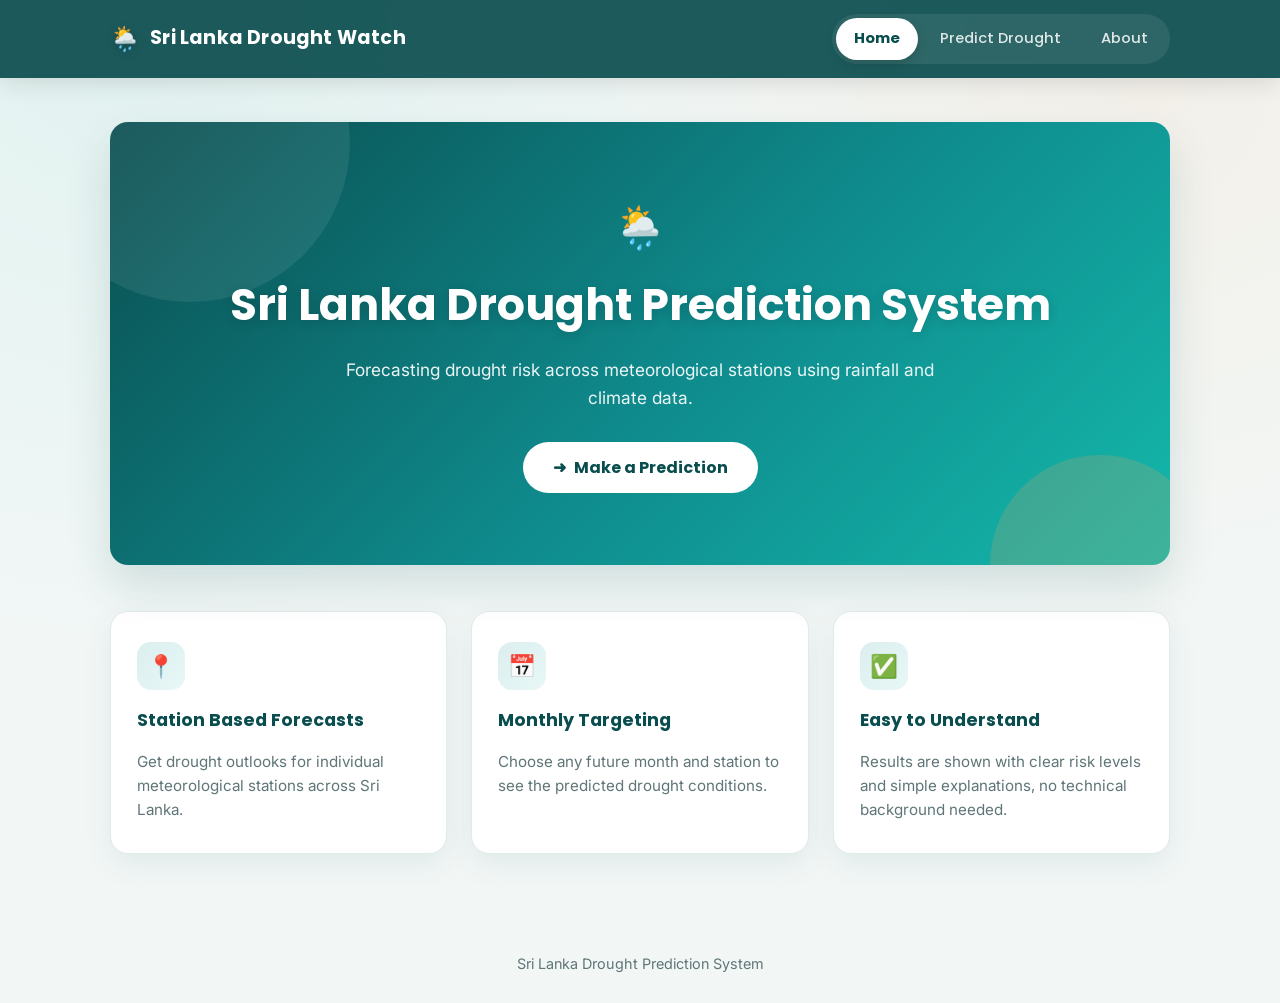
<file: web/index.html>
<!DOCTYPE html>
<html lang="en">
<head>
  <meta charset="UTF-8" />
  <meta name="viewport" content="width=device-width, initial-scale=1.0" />
  <title>Sri Lanka Drought Watch</title>
  <link rel="icon" href="data:,">
  <link rel="preconnect" href="https://fonts.googleapis.com">
  <link rel="preconnect" href="https://fonts.gstatic.com" crossorigin>
  <link href="https://fonts.googleapis.com/css2?family=Inter:wght@400;500;600;700&family=Poppins:wght@600;700&display=swap" rel="stylesheet">
  <link rel="stylesheet" href="style.css" />
</head>
<body>
  <header class="site-header">
    <div class="nav-wrap">
      <a class="brand" href="index.html">
        <span class="brand-icon">🌦️</span>
        <span>Sri Lanka Drought Watch</span>
      </a>
      <nav class="main-nav">
        <a href="index.html">Home</a>
        <a href="predict.html">Predict Drought</a>
        <a href="about.html">About</a>
      </nav>
    </div>
  </header>

  <main>
    <section class="hero">
      <span class="hero-icon">🌦️</span>
      <h1>Sri Lanka Drought Prediction System</h1>
      <p>
        Forecasting drought risk across meteorological stations using rainfall and climate data.
      </p>
      <a class="btn" href="predict.html">
        <span>➜</span>
        <span>Make a Prediction</span>
      </a>
    </section>

    <section class="card-grid">
      <div class="card">
        <div class="card-icon">📍</div>
        <h3>Station Based Forecasts</h3>
        <p>
          Get drought outlooks for individual meteorological stations across Sri Lanka.
        </p>
      </div>
      <div class="card">
        <div class="card-icon">📅</div>
        <h3>Monthly Targeting</h3>
        <p>
          Choose any future month and station to see the predicted drought conditions.
        </p>
      </div>
      <div class="card">
        <div class="card-icon">✅</div>
        <h3>Easy to Understand</h3>
        <p>
          Results are shown with clear risk levels and simple explanations, no technical background needed.
        </p>
      </div>
    </section>
  </main>

  <footer class="site-footer">
    <span>Sri Lanka Drought Prediction System</span>
  </footer>

  <script src="script.js"></script>
</body>
</html>
</file>
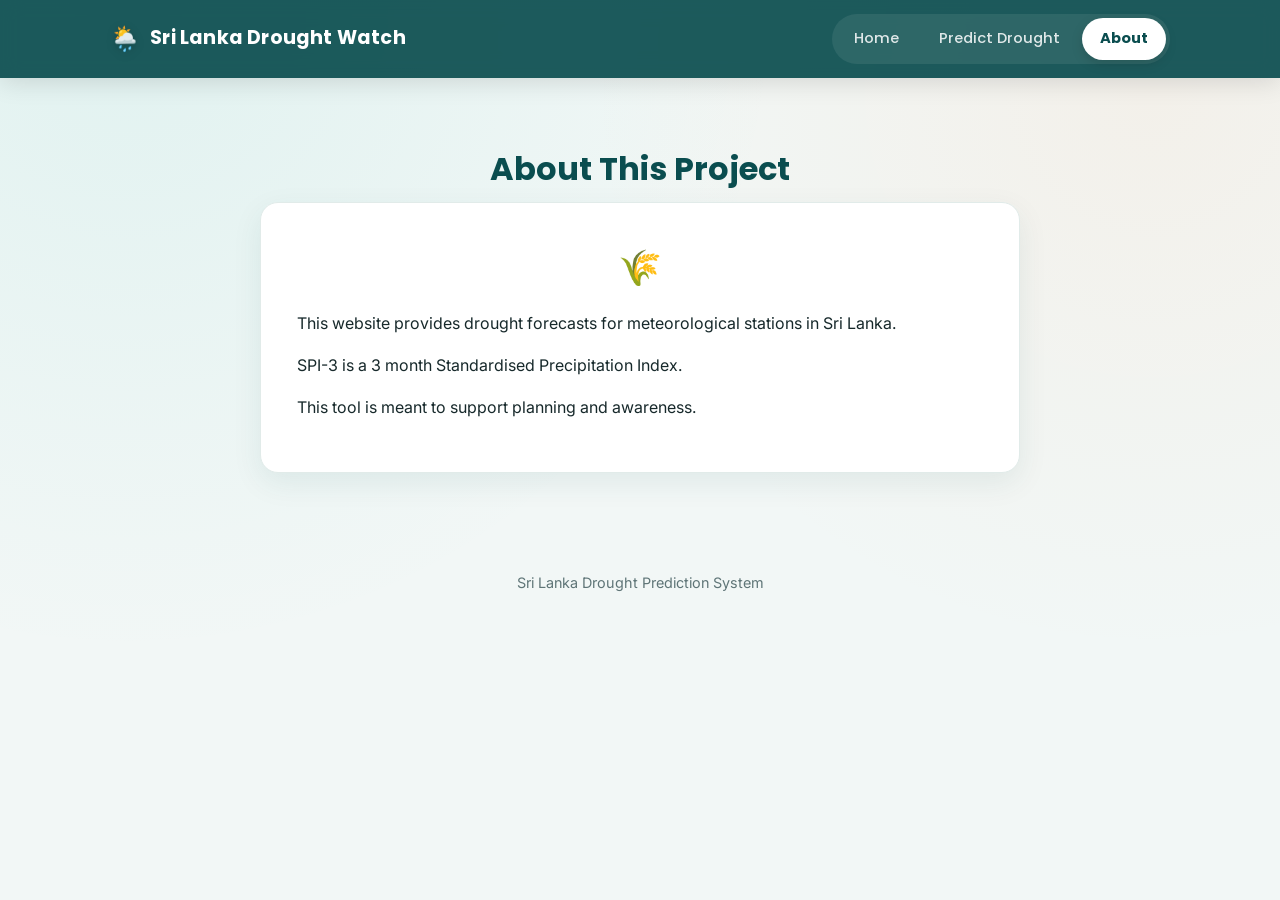
<file: web/about.html>
<!DOCTYPE html>
<html lang="en">
<head>
  <meta charset="UTF-8" />
  <meta name="viewport" content="width=device-width, initial-scale=1.0" />
  <title>About - Sri Lanka Drought Watch</title>
  <link rel="icon" href="data:,">
  <link rel="preconnect" href="https://fonts.googleapis.com">
  <link rel="preconnect" href="https://fonts.gstatic.com" crossorigin>
  <link href="https://fonts.googleapis.com/css2?family=Inter:wght@400;500;600;700&family=Poppins:wght@600;700&display=swap" rel="stylesheet">
  <link rel="stylesheet" href="style.css" />
</head>
<body>
  <header class="site-header">
    <div class="nav-wrap">
      <a class="brand" href="index.html">
        <span class="brand-icon">🌦️</span>
        <span>Sri Lanka Drought Watch</span>
      </a>
      <nav class="main-nav">
        <a href="index.html">Home</a>
        <a href="predict.html">Predict Drought</a>
        <a href="about.html">About</a>
      </nav>
    </div>
  </header>

  <main>
    <h1 class="page-title">About This Project</h1>

    <section class="about-panel">
      <span class="about-icon">🌾</span>
      <p>
        This website provides drought forecasts for meteorological stations in Sri Lanka.
      </p>
      <p>
        SPI-3 is a 3 month Standardised Precipitation Index.
      </p>
      <p>
        This tool is meant to support planning and awareness.
      </p>
    </section>
  </main>

  <footer class="site-footer">
    <span>Sri Lanka Drought Prediction System</span>
  </footer>

  <script src="script.js"></script>
</body>
</html>
</file>
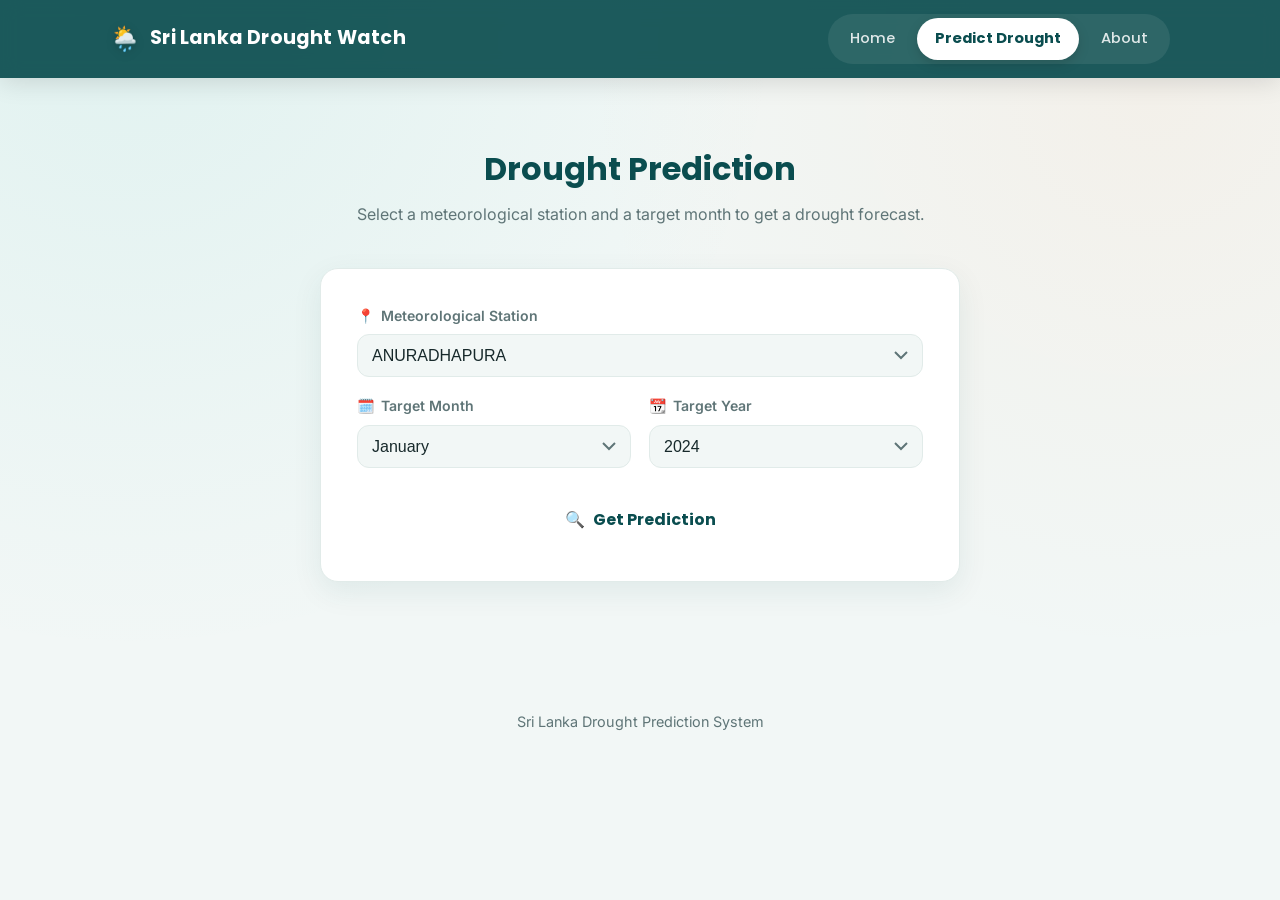
<file: web/predict.html>
<!DOCTYPE html>
<html lang="en">
<head>
  <meta charset="UTF-8" />
  <meta name="viewport" content="width=device-width, initial-scale=1.0" />
  <title>Predict - Sri Lanka Drought Watch</title>
  <link rel="icon" href="data:,">
  <link rel="preconnect" href="https://fonts.googleapis.com">
  <link rel="preconnect" href="https://fonts.gstatic.com" crossorigin>
  <link href="https://fonts.googleapis.com/css2?family=Inter:wght@400;500;600;700&family=Poppins:wght@600;700&display=swap" rel="stylesheet">
  <link rel="stylesheet" href="style.css" />
</head>
<body>
  <header class="site-header">
    <div class="nav-wrap">
      <a class="brand" href="index.html">
        <span class="brand-icon">🌦️</span>
        <span>Sri Lanka Drought Watch</span>
      </a>
      <nav class="main-nav">
        <a href="index.html">Home</a>
        <a href="predict.html">Predict Drought</a>
        <a href="about.html">About</a>
      </nav>
    </div>
  </header>

  <main>
    <h1 class="page-title">Drought Prediction</h1>
    <p class="page-subtitle">
      Select a meteorological station and a target month to get a drought forecast.
    </p>

    <section class="predict-panel">
      <form id="predict-form">
        <div class="form-grid">
          <div class="form-field full">
            <label for="station-select"><span>📍</span><span>Meteorological Station</span></label>
            <select id="station-select" required></select>
          </div>

          <div class="form-field">
            <label for="month-select"><span>🗓️</span><span>Target Month</span></label>
            <select id="month-select" required></select>
          </div>

          <div class="form-field">
            <label for="year-select"><span>📆</span><span>Target Year</span></label>
            <select id="year-select" required></select>
          </div>
        </div>

        <div class="form-actions">
          <button type="submit" class="btn" id="predict-btn">
            <span class="spinner"></span>
            <span>🔍</span>
            <span>Get Prediction</span>
          </button>
        </div>
      </form>

      <p id="status-msg" class="status-msg hidden"></p>
    </section>

    <section id="result-section" class="result-card hidden">
      <h2>Prediction Result</h2>

      <div class="result-header">
        <div>
          <div class="station-name"><span>📍</span><span id="result-station">-</span></div>
          <div class="target-month" id="result-month">-</div>
        </div>
        <div id="result-risk-badge" class="risk-badge">-</div>
      </div>

      <div class="metric-row">
        <div class="metric-label">
          <span>Drought Probability</span>
          <span class="metric-value" id="result-probability">-</span>
        </div>
        <div class="probability-bar">
          <div class="probability-bar-fill" id="result-probability-bar" style="width: 0%"></div>
        </div>
      </div>

    </section>
  </main>

  <footer class="site-footer">
    <span>Sri Lanka Drought Prediction System</span>
  </footer>

  <script src="script.js"></script>
  <script src="predict.js"></script>
</body>
</html>
</file>
<file: web/style.css>
:root {
  --color-bg: #f2f7f6;
  --color-surface: #ffffff;
  --color-primary: #0f8b8d;
  --color-primary-light: #14b8ab;
  --color-primary-dark: #0a4d4f;
  --color-accent: #ff9f5a;
  --color-text: #17292b;
  --color-muted: #5f7577;
  --color-border: #e1ebe9;

  --risk-normal: #2e9e5b;
  --risk-moderate: #f2a93c;
  --risk-severe: #ef6b4f;
  --risk-extreme: #d64550;
  --risk-default: #6b7f80;

  --radius: 18px;
  --radius-sm: 12px;
  --shadow: 0 10px 30px rgba(10, 77, 79, 0.08);
  --shadow-lg: 0 20px 45px rgba(10, 77, 79, 0.14);
}

* {
  box-sizing: border-box;
}

html {
  scroll-behavior: smooth;
}

body {
  margin: 0;
  font-family: "Inter", "Segoe UI", Roboto, Helvetica, Arial, sans-serif;
  background:
    radial-gradient(circle at 10% 0%, rgba(20, 184, 171, 0.08), transparent 45%),
    radial-gradient(circle at 90% 10%, rgba(255, 159, 90, 0.08), transparent 40%),
    var(--color-bg);
  background-attachment: fixed;
  color: var(--color-text);
  line-height: 1.6;
}

h1, h2, h3, .brand, .btn, nav.main-nav a {
  font-family: "Poppins", "Inter", sans-serif;
}

a {
  color: inherit;
}

/* ---------- Header / nav ---------- */
header.site-header {
  background: rgba(10, 77, 79, 0.92);
  backdrop-filter: blur(10px);
  color: #fff;
  position: sticky;
  top: 0;
  z-index: 10;
  box-shadow: 0 4px 24px rgba(0, 0, 0, 0.12);
}

.nav-wrap {
  max-width: 1100px;
  margin: 0 auto;
  padding: 14px 20px;
  display: flex;
  align-items: center;
  justify-content: space-between;
  flex-wrap: wrap;
  gap: 10px;
}

.brand {
  display: flex;
  align-items: center;
  gap: 10px;
  font-weight: 700;
  font-size: 1.2rem;
  text-decoration: none;
  color: #fff;
  letter-spacing: 0.2px;
}

.brand .brand-icon {
  font-size: 1.5rem;
  filter: drop-shadow(0 2px 4px rgba(0, 0, 0, 0.25));
}

nav.main-nav {
  display: flex;
  gap: 4px;
  background: rgba(255, 255, 255, 0.08);
  padding: 4px;
  border-radius: 999px;
}

nav.main-nav a {
  text-decoration: none;
  color: rgba(255, 255, 255, 0.85);
  padding: 9px 18px;
  border-radius: 999px;
  font-size: 0.92rem;
  font-weight: 500;
  transition: background 0.2s ease, color 0.2s ease;
}

nav.main-nav a:hover {
  background: rgba(255, 255, 255, 0.14);
  color: #fff;
}

nav.main-nav a.active {
  background: #fff;
  color: var(--color-primary-dark);
  font-weight: 700;
  box-shadow: 0 4px 12px rgba(0, 0, 0, 0.15);
}

main {
  max-width: 1100px;
  margin: 0 auto;
  padding: 44px 20px 70px;
  animation: fadeIn 0.5s ease;
}

@keyframes fadeIn {
  from { opacity: 0; transform: translateY(8px); }
  to { opacity: 1; transform: translateY(0); }
}

/* ---------- Hero ---------- */
.hero {
  position: relative;
  overflow: hidden;
  text-align: center;
  padding: 72px 24px;
  background: linear-gradient(135deg, var(--color-primary-dark) 0%, var(--color-primary) 55%, var(--color-primary-light) 100%);
  color: #fff;
  border-radius: var(--radius);
  margin-bottom: 46px;
  box-shadow: var(--shadow-lg);
}

.hero::before,
.hero::after {
  content: "";
  position: absolute;
  border-radius: 50%;
  background: rgba(255, 255, 255, 0.08);
}

.hero::before {
  width: 320px;
  height: 320px;
  top: -140px;
  left: -80px;
}

.hero::after {
  width: 220px;
  height: 220px;
  bottom: -110px;
  right: -40px;
  background: rgba(255, 159, 90, 0.18);
}

.hero-icon {
  position: relative;
  font-size: 2.6rem;
  margin-bottom: 10px;
  display: inline-block;
}

.hero h1 {
  position: relative;
  margin: 0 0 16px;
  font-weight: 700;
  font-size: clamp(1.8rem, 4vw, 2.75rem);
  text-shadow: 0 2px 12px rgba(0, 0, 0, 0.15);
}

.hero p {
  position: relative;
  margin: 0 auto 30px;
  max-width: 620px;
  font-size: 1.08rem;
  color: rgba(255, 255, 255, 0.92);
}

.btn {
  position: relative;
  display: inline-flex;
  align-items: center;
  gap: 8px;
  background: #fff;
  color: var(--color-primary-dark);
  font-weight: 700;
  padding: 13px 30px;
  border-radius: 999px;
  text-decoration: none;
  border: none;
  cursor: pointer;
  font-size: 1rem;
  transition: transform 0.18s ease, box-shadow 0.18s ease;
}

.btn:hover {
  transform: translateY(-3px);
  box-shadow: 0 12px 24px rgba(0, 0, 0, 0.22);
}

.btn:active {
  transform: translateY(-1px);
}

.btn:disabled {
  opacity: 0.6;
  cursor: not-allowed;
  transform: none;
  box-shadow: none;
}

.btn .spinner {
  width: 14px;
  height: 14px;
  border-radius: 50%;
  border: 2px solid rgba(10, 77, 79, 0.25);
  border-top-color: var(--color-primary-dark);
  animation: spin 0.7s linear infinite;
  display: none;
}

.btn.loading .spinner {
  display: inline-block;
}

@keyframes spin {
  to { transform: rotate(360deg); }
}

/* ---------- Cards ---------- */
.card-grid {
  display: grid;
  grid-template-columns: repeat(auto-fit, minmax(240px, 1fr));
  gap: 24px;
}

.card {
  background: var(--color-surface);
  border-radius: var(--radius);
  padding: 30px 26px;
  box-shadow: var(--shadow);
  border: 1px solid var(--color-border);
  transition: transform 0.2s ease, box-shadow 0.2s ease;
}

.card:hover {
  transform: translateY(-5px);
  box-shadow: var(--shadow-lg);
}

.card .card-icon {
  width: 48px;
  height: 48px;
  display: flex;
  align-items: center;
  justify-content: center;
  border-radius: 14px;
  font-size: 1.4rem;
  margin-bottom: 16px;
  background: linear-gradient(135deg, rgba(15, 139, 141, 0.15), rgba(20, 184, 171, 0.1));
}

.card h3 {
  margin-top: 0;
  margin-bottom: 8px;
  color: var(--color-primary-dark);
  font-size: 1.1rem;
}

.card p {
  color: var(--color-muted);
  margin-bottom: 0;
  font-size: 0.95rem;
}

/* ---------- Predict page ---------- */
.page-title {
  text-align: center;
  margin-bottom: 8px;
  color: var(--color-primary-dark);
  font-weight: 700;
}

.page-subtitle {
  text-align: center;
  color: var(--color-muted);
  margin-top: 0;
  margin-bottom: 40px;
}

.predict-panel {
  background: var(--color-surface);
  border-radius: var(--radius);
  padding: 36px;
  box-shadow: var(--shadow);
  border: 1px solid var(--color-border);
  max-width: 640px;
  margin: 0 auto 30px;
}

.form-grid {
  display: grid;
  grid-template-columns: 1fr 1fr;
  gap: 18px;
  margin-bottom: 26px;
}

.form-field {
  display: flex;
  flex-direction: column;
  gap: 7px;
}

.form-field.full {
  grid-column: 1 / -1;
}

.form-field label {
  font-size: 0.88rem;
  font-weight: 600;
  color: var(--color-muted);
  display: flex;
  align-items: center;
  gap: 6px;
}

.form-field select {
  padding: 12px 14px;
  border-radius: var(--radius-sm);
  border: 1.5px solid var(--color-border);
  background: var(--color-bg);
  font-size: 1rem;
  color: var(--color-text);
  transition: border-color 0.15s ease, box-shadow 0.15s ease;
  appearance: none;
  background-image: url("data:image/svg+xml,%3Csvg xmlns='http://www.w3.org/2000/svg' width='14' height='9' viewBox='0 0 14 9'%3E%3Cpath d='M1 1l6 6 6-6' stroke='%235f7577' stroke-width='2' fill='none' fill-rule='evenodd'/%3E%3C/svg%3E");
  background-repeat: no-repeat;
  background-position: right 14px center;
  padding-right: 36px;
}

.form-field select:focus {
  outline: none;
  border-color: var(--color-primary-light);
  box-shadow: 0 0 0 4px rgba(20, 184, 171, 0.15);
}

.form-actions {
  text-align: center;
}

.status-msg {
  text-align: center;
  margin: 18px 0 0;
  color: var(--color-muted);
  padding: 12px 16px;
  border-radius: var(--radius-sm);
  background: rgba(15, 139, 141, 0.06);
}

.status-msg.error {
  color: #a8351f;
  font-weight: 600;
  background: rgba(239, 107, 79, 0.1);
}

.hidden {
  display: none !important;
}

/* ---------- Result card ---------- */
.result-card {
  background: var(--color-surface);
  border-radius: var(--radius);
  padding: 34px;
  box-shadow: var(--shadow-lg);
  border: 1px solid var(--color-border);
  max-width: 640px;
  margin: 0 auto;
  animation: fadeIn 0.4s ease;
}

.result-card h2 {
  margin-top: 0;
  text-align: center;
  color: var(--color-primary-dark);
}

.result-header {
  display: flex;
  justify-content: space-between;
  align-items: center;
  flex-wrap: wrap;
  gap: 12px;
  padding-bottom: 18px;
  margin-bottom: 20px;
  border-bottom: 1px solid var(--color-border);
}

.result-header .station-name {
  font-size: 1.25rem;
  font-weight: 700;
  display: flex;
  align-items: center;
  gap: 8px;
}

.result-header .target-month {
  color: var(--color-muted);
  margin-top: 2px;
}

.risk-badge {
  display: inline-flex;
  align-items: center;
  gap: 8px;
  padding: 9px 22px;
  border-radius: 999px;
  color: #fff;
  font-weight: 700;
  font-size: 1.02rem;
  text-align: center;
  background: var(--risk-default);
  box-shadow: 0 6px 16px rgba(0, 0, 0, 0.12);
}

.risk-badge.normal { background: linear-gradient(135deg, var(--risk-normal), #45b376); }
.risk-badge.moderate { background: linear-gradient(135deg, var(--risk-moderate), #f7c066); color: #4a330a; }
.risk-badge.severe { background: linear-gradient(135deg, var(--risk-severe), #f08a63); }
.risk-badge.extreme { background: linear-gradient(135deg, var(--risk-extreme), #b32f3a); }

.metric-row {
  margin-bottom: 22px;
}

.metric-row .metric-label {
  display: flex;
  justify-content: space-between;
  font-size: 0.95rem;
  color: var(--color-muted);
  margin-bottom: 8px;
}

.metric-row .metric-value {
  font-weight: 700;
  color: var(--color-text);
}

.probability-bar {
  background: var(--color-bg);
  border-radius: 999px;
  height: 14px;
  overflow: hidden;
  border: 1px solid var(--color-border);
}

.probability-bar-fill {
  height: 100%;
  background: linear-gradient(90deg, var(--color-primary-light), var(--color-accent));
  border-radius: 999px;
  transition: width 0.7s cubic-bezier(0.22, 1, 0.36, 1);
}

/* ---------- About page ---------- */
.about-panel {
  background: var(--color-surface);
  border-radius: var(--radius);
  padding: 36px;
  box-shadow: var(--shadow);
  border: 1px solid var(--color-border);
  max-width: 760px;
  margin: 0 auto;
}

.about-panel p {
  color: var(--color-text);
}

.about-icon {
  font-size: 2.2rem;
  display: block;
  text-align: center;
  margin-bottom: 14px;
}

footer.site-footer {
  text-align: center;
  padding: 28px 20px;
  color: var(--color-muted);
  font-size: 0.9rem;
}

@media (max-width: 560px) {
  .form-grid {
    grid-template-columns: 1fr;
  }

  .hero {
    padding: 48px 20px;
  }
}
</file>
